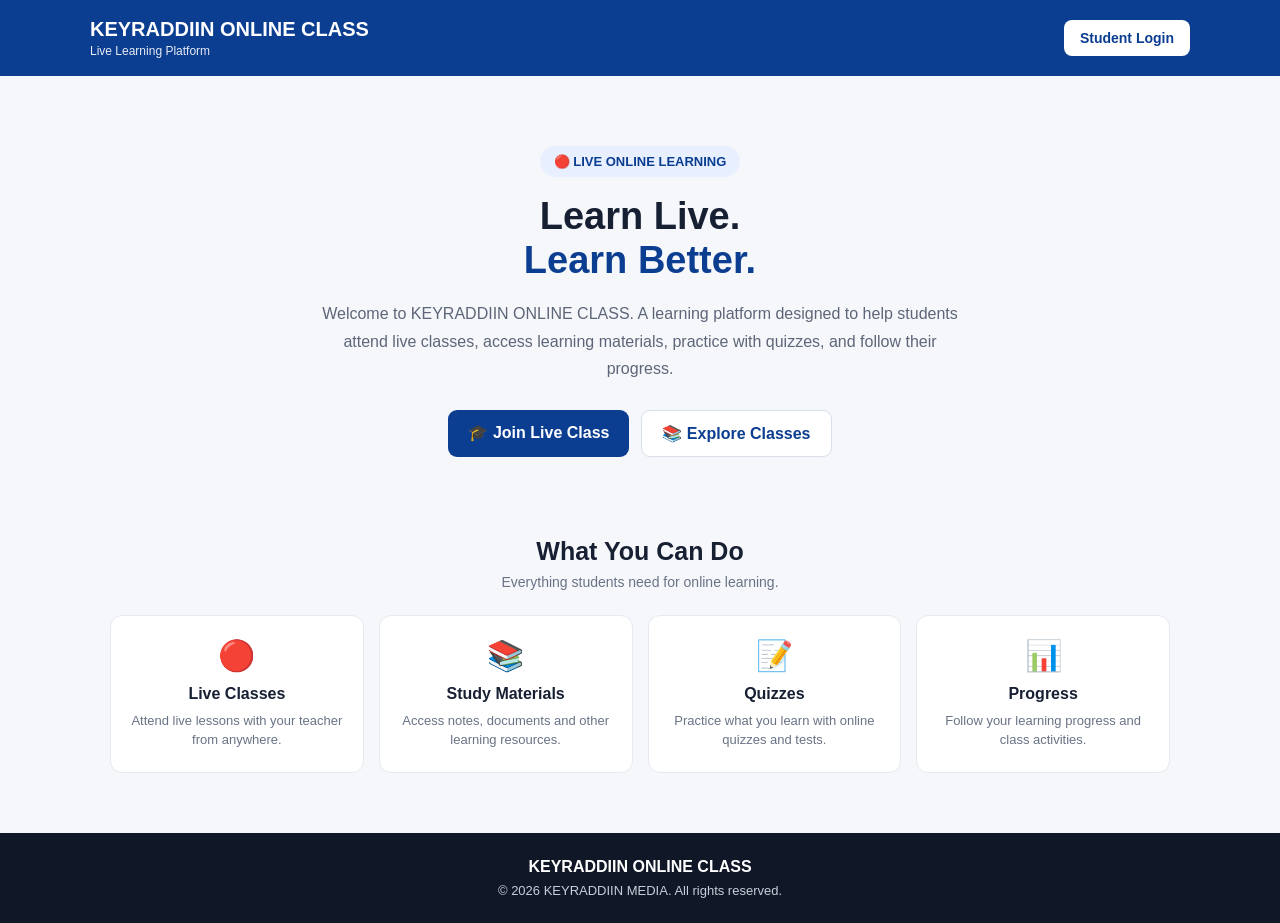
<file: index.html>
<!DOCTYPE html>
<html lang="en">
<head>
    <meta charset="UTF-8">
    <meta name="viewport" content="width=device-width, initial-scale=1.0">

    <title>KEYRADDIIN ONLINE CLASS</title>

    <meta
        name="description"
        content="KEYRADDIIN ONLINE CLASS - Live online learning platform for students."
    >

    <style>
        * {
            margin: 0;
            padding: 0;
            box-sizing: border-box;
        }

        body {
            font-family: Arial, sans-serif;
            background: #f5f7fb;
            color: #172033;
        }

        header {
            background: #0b3d91;
            color: white;
            padding: 18px 20px;
        }

        .navbar {
            max-width: 1100px;
            margin: auto;
            display: flex;
            align-items: center;
            justify-content: space-between;
            gap: 15px;
        }

        .logo {
            font-size: 20px;
            font-weight: 800;
        }

        .logo span {
            display: block;
            font-size: 12px;
            font-weight: 400;
            margin-top: 3px;
            opacity: 0.9;
        }

        .login-btn {
            background: white;
            color: #0b3d91;
            text-decoration: none;
            padding: 10px 16px;
            border-radius: 8px;
            font-weight: 700;
            font-size: 14px;
        }

        .hero {
            max-width: 1100px;
            margin: auto;
            padding: 70px 20px;
            display: grid;
            grid-template-columns: 1fr;
            text-align: center;
        }

        .hero-badge {
            display: inline-block;
            margin: auto auto 18px;
            background: #e8f0ff;
            color: #0b3d91;
            padding: 8px 14px;
            border-radius: 30px;
            font-size: 13px;
            font-weight: 700;
        }

        .hero h1 {
            font-size: 38px;
            line-height: 1.15;
            margin-bottom: 18px;
        }

        .hero h1 span {
            color: #0b3d91;
        }

        .hero p {
            max-width: 650px;
            margin: 0 auto 28px;
            color: #5d6678;
            font-size: 16px;
            line-height: 1.7;
        }

        .hero-buttons {
            display: flex;
            justify-content: center;
            gap: 12px;
            flex-wrap: wrap;
        }

        .primary-btn,
        .secondary-btn {
            display: inline-block;
            text-decoration: none;
            padding: 13px 20px;
            border-radius: 9px;
            font-weight: 700;
        }

        .primary-btn {
            background: #0b3d91;
            color: white;
        }

        .secondary-btn {
            background: white;
            color: #0b3d91;
            border: 1px solid #d9dfeb;
        }

        .features {
            max-width: 1100px;
            margin: auto;
            padding: 10px 20px 60px;
        }

        .section-title {
            text-align: center;
            margin-bottom: 25px;
        }

        .section-title h2 {
            font-size: 25px;
            margin-bottom: 8px;
        }

        .section-title p {
            color: #697386;
            font-size: 14px;
        }

        .feature-grid {
            display: grid;
            grid-template-columns: repeat(4, 1fr);
            gap: 15px;
        }

        .feature-card {
            background: white;
            padding: 22px 18px;
            border-radius: 12px;
            border: 1px solid #e5e9f0;
            text-align: center;
        }

        .feature-icon {
            font-size: 30px;
            margin-bottom: 12px;
        }

        .feature-card h3 {
            font-size: 16px;
            margin-bottom: 8px;
        }

        .feature-card p {
            color: #697386;
            font-size: 13px;
            line-height: 1.5;
        }

        footer {
            background: #101828;
            color: white;
            text-align: center;
            padding: 25px 20px;
        }

        footer p {
            font-size: 13px;
            color: #c8ced8;
            margin-top: 7px;
        }

        @media (max-width: 800px) {
            .feature-grid {
                grid-template-columns: repeat(2, 1fr);
            }
        }

        @media (max-width: 500px) {
            .hero {
                padding: 55px 20px;
            }

            .hero h1 {
                font-size: 30px;
            }

            .feature-grid {
                grid-template-columns: 1fr;
            }

            .navbar {
                align-items: center;
            }
        }
    </style>
</head>

<body>

    <!-- HEADER -->
    <header>
        <div class="navbar">

            <div class="logo">
                KEYRADDIIN ONLINE CLASS
                <span>Live Learning Platform</span>
            </div>

            <a href="#" class="login-btn">
                Student Login
            </a>

        </div>
    </header>


    <!-- HERO -->
    <main>

        <section class="hero">

            <div class="hero-badge">
                🔴 LIVE ONLINE LEARNING
            </div>

            <h1>
                Learn Live.<br>
                <span>Learn Better.</span>
            </h1>

            <p>
                Welcome to KEYRADDIIN ONLINE CLASS.
                A learning platform designed to help students
                attend live classes, access learning materials,
                practice with quizzes, and follow their progress.
            </p>

            <div class="hero-buttons">

                <a href="#" class="primary-btn">
                    🎓 Join Live Class
                </a>

                <a href="#" class="secondary-btn">
                    📚 Explore Classes
                </a>

            </div>

        </section>


        <!-- FEATURES -->
        <section class="features">

            <div class="section-title">
                <h2>What You Can Do</h2>
                <p>
                    Everything students need for online learning.
                </p>
            </div>

            <div class="feature-grid">

                <div class="feature-card">
                    <div class="feature-icon">🔴</div>
                    <h3>Live Classes</h3>
                    <p>
                        Attend live lessons with your teacher
                        from anywhere.
                    </p>
                </div>

                <div class="feature-card">
                    <div class="feature-icon">📚</div>
                    <h3>Study Materials</h3>
                    <p>
                        Access notes, documents and other
                        learning resources.
                    </p>
                </div>

                <div class="feature-card">
                    <div class="feature-icon">📝</div>
                    <h3>Quizzes</h3>
                    <p>
                        Practice what you learn with online
                        quizzes and tests.
                    </p>
                </div>

                <div class="feature-card">
                    <div class="feature-icon">📊</div>
                    <h3>Progress</h3>
                    <p>
                        Follow your learning progress and
                        class activities.
                    </p>
                </div>

            </div>

        </section>

    </main>


    <!-- FOOTER -->
    <footer>

        <strong>KEYRADDIIN ONLINE CLASS</strong>

        <p>
            © 2026 KEYRADDIIN MEDIA. All rights reserved.
        </p>

    </footer>

</body>
</html>
</file>
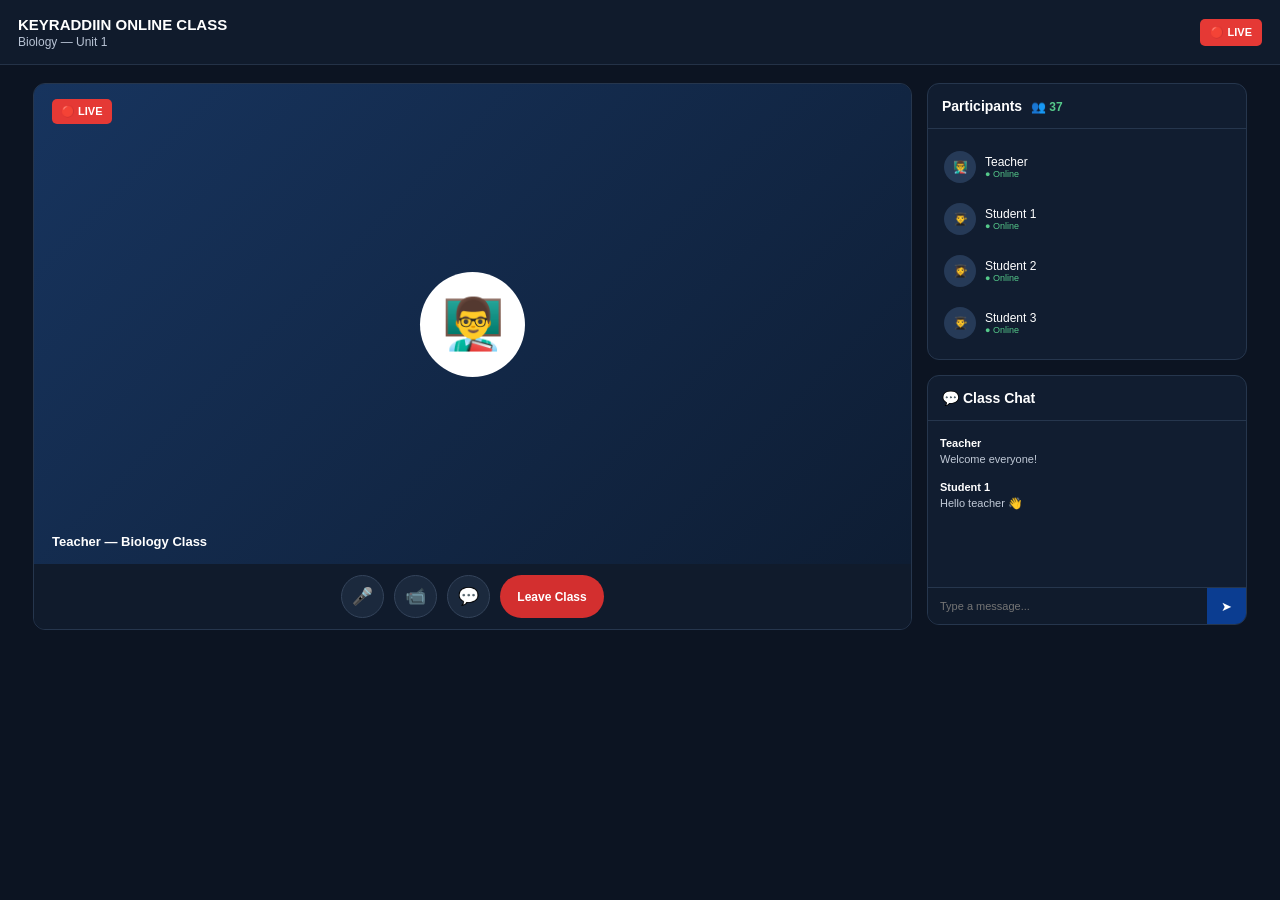
<file: pages/live-class.html>
<!DOCTYPE html>
<html lang="en">
<head>
    <meta charset="UTF-8">
    <meta name="viewport" content="width=device-width, initial-scale=1.0">

    <title>Live Class | KEYRADDIIN ONLINE CLASS</title>

    <link rel="icon" href="../assets/favicon.png">

    <style>
        * {
            margin: 0;
            padding: 0;
            box-sizing: border-box;
        }

        body {
            font-family: Arial, Helvetica, sans-serif;
            background: #0c1422;
            color: white;
        }

        .header {
            height: 65px;
            background: #101b2c;
            border-bottom: 1px solid #243247;

            display: flex;
            align-items: center;
            justify-content: space-between;

            padding: 0 18px;
        }

        .brand {
            font-weight: 800;
            font-size: 15px;
        }

        .class-title {
            color: #b8c3d4;
            font-size: 12px;
            margin-top: 2px;
        }

        .live-status {
            background: #e53935;
            padding: 7px 10px;
            border-radius: 5px;
            font-size: 11px;
            font-weight: 800;
        }

        .container {
            max-width: 1250px;
            margin: auto;
            padding: 18px;
        }

        .main-grid {
            display: grid;
            grid-template-columns: 1fr 320px;
            gap: 15px;
        }

        .video-area {
            background: #111d30;
            border: 1px solid #26364d;
            border-radius: 12px;
            overflow: hidden;
        }

        .teacher-video {
            height: 480px;
            background:
                linear-gradient(
                    135deg,
                    #17345e,
                    #0e1d33
                );

            display: flex;
            align-items: center;
            justify-content: center;

            position: relative;
        }

        .teacher-avatar {
            width: 105px;
            height: 105px;
            background: white;
            color: #172033;
            border-radius: 50%;

            display: flex;
            align-items: center;
            justify-content: center;

            font-size: 50px;
        }

        .teacher-name {
            position: absolute;
            left: 18px;
            bottom: 15px;
            font-size: 13px;
            font-weight: 700;
        }

        .video-live {
            position: absolute;
            left: 18px;
            top: 15px;

            background: #e53935;
            padding: 6px 9px;
            border-radius: 5px;

            font-size: 11px;
            font-weight: 800;
        }

        .controls {
            height: 65px;
            background: #101b2c;

            display: flex;
            align-items: center;
            justify-content: center;
            gap: 10px;
        }

        .control {
            width: 43px;
            height: 43px;

            border: 1px solid #34445b;
            border-radius: 50%;

            background: #1b293d;
            color: white;

            cursor: pointer;
            font-size: 17px;
        }

        .leave {
            background: #d32f2f;
            border: none;
            width: auto;
            padding: 0 17px;
            border-radius: 22px;
            font-size: 12px;
            font-weight: 700;
        }

        .side-panel {
            display: flex;
            flex-direction: column;
            gap: 15px;
        }

        .panel {
            background: #111d30;
            border: 1px solid #26364d;
            border-radius: 12px;
            overflow: hidden;
        }

        .panel-header {
            padding: 14px;
            border-bottom: 1px solid #26364d;
            font-size: 14px;
            font-weight: 800;
        }

        .participant-count {
            color: #55c98a;
            font-size: 12px;
            margin-left: 5px;
        }

        .participants {
            padding: 12px;
            max-height: 230px;
            overflow-y: auto;
        }

        .participant {
            padding: 10px 4px;
            display: flex;
            align-items: center;
            gap: 9px;
            font-size: 12px;
        }

        .avatar {
            width: 32px;
            height: 32px;
            border-radius: 50%;
            background: #263a57;

            display: flex;
            align-items: center;
            justify-content: center;
        }

        .online {
            color: #55c98a;
            font-size: 9px;
        }

        .chat {
            height: 250px;
            display: flex;
            flex-direction: column;
        }

        .messages {
            flex: 1;
            padding: 12px;
            overflow-y: auto;
        }

        .message {
            margin-bottom: 12px;
        }

        .message strong {
            font-size: 11px;
        }

        .message p {
            color: #c1cad7;
            font-size: 11px;
            margin-top: 2px;
        }

        .chat-form {
            display: flex;
            border-top: 1px solid #26364d;
        }

        .chat-form input {
            flex: 1;
            background: #101b2c;
            border: none;
            outline: none;
            color: white;
            padding: 12px;
            font-size: 11px;
        }

        .chat-form button {
            background: #0b3d91;
            color: white;
            border: none;
            padding: 0 14px;
            cursor: pointer;
        }

        @media (max-width: 850px) {
            .main-grid {
                grid-template-columns: 1fr;
            }

            .teacher-video {
                height: 380px;
            }
        }

        @media (max-width: 500px) {
            .header {
                padding: 0 12px;
            }

            .teacher-video {
                height: 300px;
            }

            .container {
                padding: 10px;
            }

            .leave {
                padding: 0 12px;
            }
        }
    </style>
</head>

<body>

<header class="header">

    <div>
        <div class="brand">
            KEYRADDIIN ONLINE CLASS
        </div>

        <div class="class-title">
            Biology — Unit 1
        </div>
    </div>

    <div class="live-status">
        🔴 LIVE
    </div>

</header>


<main class="container">

    <div class="main-grid">


        <!-- VIDEO -->

        <section class="video-area">

            <div class="teacher-video">

                <div class="video-live">
                    🔴 LIVE
                </div>

                <div class="teacher-avatar">
                    👨‍🏫
                </div>

                <div class="teacher-name">
                    Teacher — Biology Class
                </div>

            </div>


            <div class="controls">

                <button class="control">
                    🎤
                </button>

                <button class="control">
                    📹
                </button>

                <button class="control">
                    💬
                </button>

                <button
                    class="control leave"
                    onclick="leaveClass()"
                >
                    Leave Class
                </button>

            </div>

        </section>


        <!-- SIDE PANEL -->

        <aside class="side-panel">


            <!-- PARTICIPANTS -->

            <section class="panel">

                <div class="panel-header">

                    Participants

                    <span class="participant-count">
                        👥 37
                    </span>

                </div>


                <div class="participants">

                    <div class="participant">
                        <div class="avatar">👨‍🏫</div>
                        <div>
                            Teacher
                            <div class="online">● Online</div>
                        </div>
                    </div>

                    <div class="participant">
                        <div class="avatar">👨‍🎓</div>
                        <div>
                            Student 1
                            <div class="online">● Online</div>
                        </div>
                    </div>

                    <div class="participant">
                        <div class="avatar">👩‍🎓</div>
                        <div>
                            Student 2
                            <div class="online">● Online</div>
                        </div>
                    </div>

                    <div class="participant">
                        <div class="avatar">👨‍🎓</div>
                        <div>
                            Student 3
                            <div class="online">● Online</div>
                        </div>
                    </div>

                </div>

            </section>


            <!-- CHAT -->

            <section class="panel chat">

                <div class="panel-header">
                    💬 Class Chat
                </div>


                <div class="messages" id="messages">

                    <div class="message">
                        <strong>Teacher</strong>
                        <p>
                            Welcome everyone!
                        </p>
                    </div>

                    <div class="message">
                        <strong>Student 1</strong>
                        <p>
                            Hello teacher 👋
                        </p>
                    </div>

                </div>


                <form
                    class="chat-form"
                    id="chatForm"
                >

                    <input
                        type="text"
                        id="messageInput"
                        placeholder="Type a message..."
                        autocomplete="off"
                    >

                    <button type="submit">
                        ➤
                    </button>

                </form>

            </section>

        </aside>

    </div>

</main>


<script>

    document
        .getElementById("chatForm")
        .addEventListener("submit", function(event) {

            event.preventDefault();

            const input =
                document.getElementById("messageInput");

            const message =
                input.value.trim();

            if (!message) {
                return;
            }

            const box =
                document.getElementById("messages");

            const item =
                document.createElement("div");

            item.className = "message";

            item.innerHTML =
                "<strong>You</strong>" +
                "<p>" + message + "</p>";

            box.appendChild(item);

            input.value = "";

            box.scrollTop = box.scrollHeight;

        });


    function leaveClass() {

        const confirmLeave =
            confirm("Do you want to leave this class?");

        if (confirmLeave) {
            window.location.href =
                "classes.html";
        }

    }

</script>

</body>
</html>
</file>
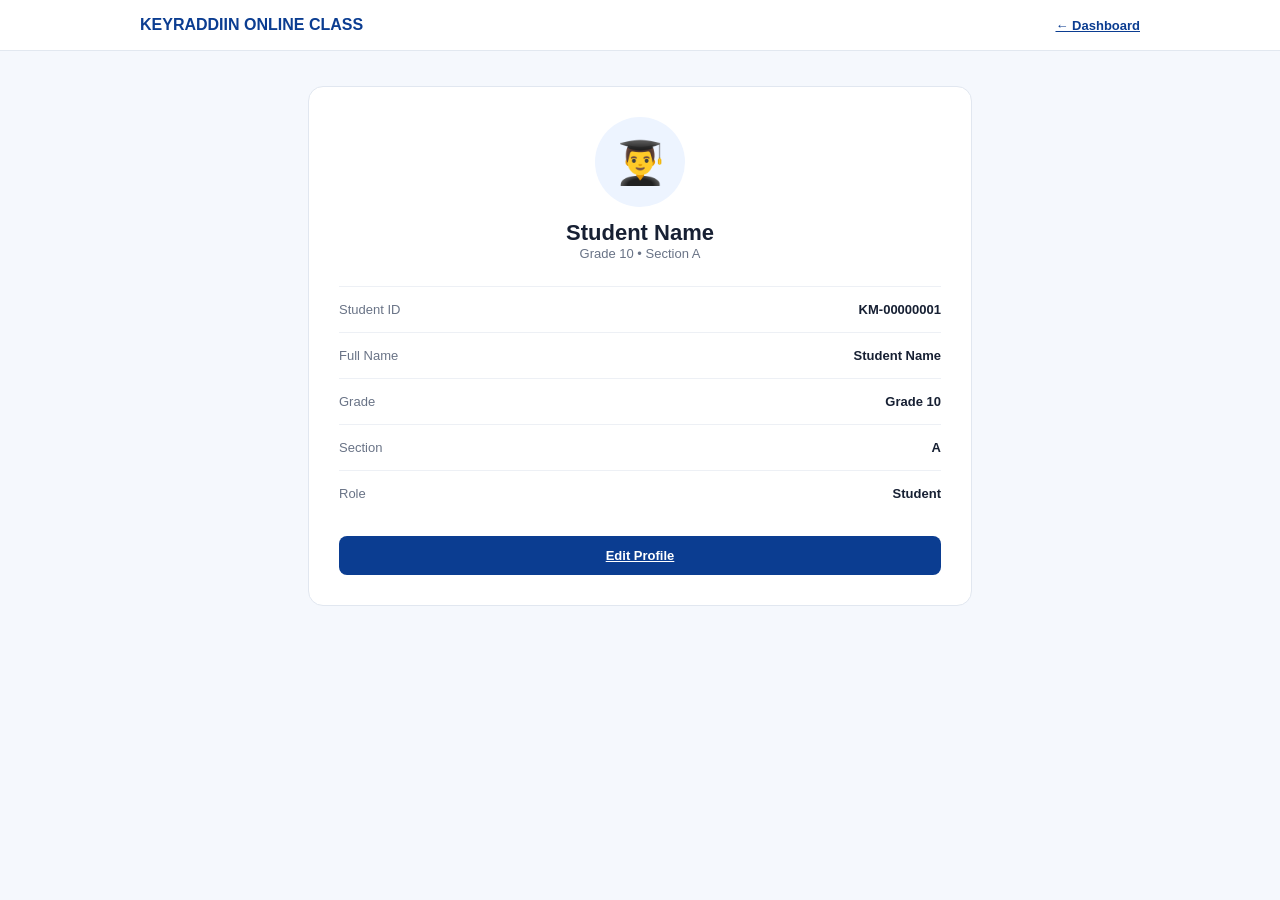
<file: pages/profile.html>
<!DOCTYPE html>
<html lang="en">
<head>
    <meta charset="UTF-8">
    <meta name="viewport" content="width=device-width, initial-scale=1.0">

    <title>My Profile | KEYRADDIIN ONLINE CLASS</title>

    <link rel="icon" href="../assets/favicon.png">

    <style>
        * {
            margin: 0;
            padding: 0;
            box-sizing: border-box;
        }

        body {
            font-family: Arial, Helvetica, sans-serif;
            background: #f5f8fd;
            color: #172033;
        }

        .header {
            background: white;
            border-bottom: 1px solid #e2e8f0;
            padding: 16px 18px;
        }

        .header-inner {
            max-width: 1000px;
            margin: auto;
            display: flex;
            justify-content: space-between;
            align-items: center;
        }

        .brand {
            color: #0b3d91;
            font-weight: 800;
        }

        .back {
            color: #0b3d91;
            font-size: 13px;
            font-weight: 700;
        }

        .container {
            max-width: 700px;
            margin: auto;
            padding: 35px 18px;
        }

        .profile-card {
            background: white;
            border: 1px solid #e1e7f0;
            border-radius: 15px;
            padding: 30px;
        }

        .profile-top {
            text-align: center;
            margin-bottom: 25px;
        }

        .avatar {
            width: 90px;
            height: 90px;
            border-radius: 50%;
            margin: auto;
            background: #edf4ff;
            display: flex;
            align-items: center;
            justify-content: center;
            font-size: 42px;
        }

        .profile-top h1 {
            font-size: 22px;
            margin-top: 13px;
        }

        .profile-top p {
            color: #697386;
            font-size: 13px;
        }

        .info {
            border-top: 1px solid #edf0f5;
            padding: 15px 0;
            display: flex;
            justify-content: space-between;
            gap: 15px;
            font-size: 13px;
        }

        .label {
            color: #697386;
        }

        .value {
            font-weight: 700;
            text-align: right;
        }

        .edit {
            display: block;
            text-align: center;
            margin-top: 20px;
            background: #0b3d91;
            color: white;
            padding: 12px;
            border-radius: 8px;
            font-size: 13px;
            font-weight: 700;
        }

        @media (max-width: 500px) {
            .profile-card {
                padding: 22px 17px;
            }
        }
    </style>
</head>

<body>

<header class="header">

    <div class="header-inner">

        <div class="brand">
            KEYRADDIIN ONLINE CLASS
        </div>

        <a
            href="student-dashboard.html"
            class="back"
        >
            ← Dashboard
        </a>

    </div>

</header>


<main class="container">

    <section class="profile-card">


        <div class="profile-top">

            <div class="avatar">
                👨‍🎓
            </div>

            <h1>
                Student Name
            </h1>

            <p>
                Grade 10 • Section A
            </p>

        </div>


        <div class="info">

            <span class="label">
                Student ID
            </span>

            <span class="value">
                KM-00000001
            </span>

        </div>


        <div class="info">

            <span class="label">
                Full Name
            </span>

            <span class="value">
                Student Name
            </span>

        </div>


        <div class="info">

            <span class="label">
                Grade
            </span>

            <span class="value">
                Grade 10
            </span>

        </div>


        <div class="info">

            <span class="label">
                Section
            </span>

            <span class="value">
                A
            </span>

        </div>


        <div class="info">

            <span class="label">
                Role
            </span>

            <span class="value">
                Student
            </span>

        </div>


        <a
            href="#"
            class="edit"
        >
            Edit Profile
        </a>

    </section>

</main>

</body>
</html>
</file>
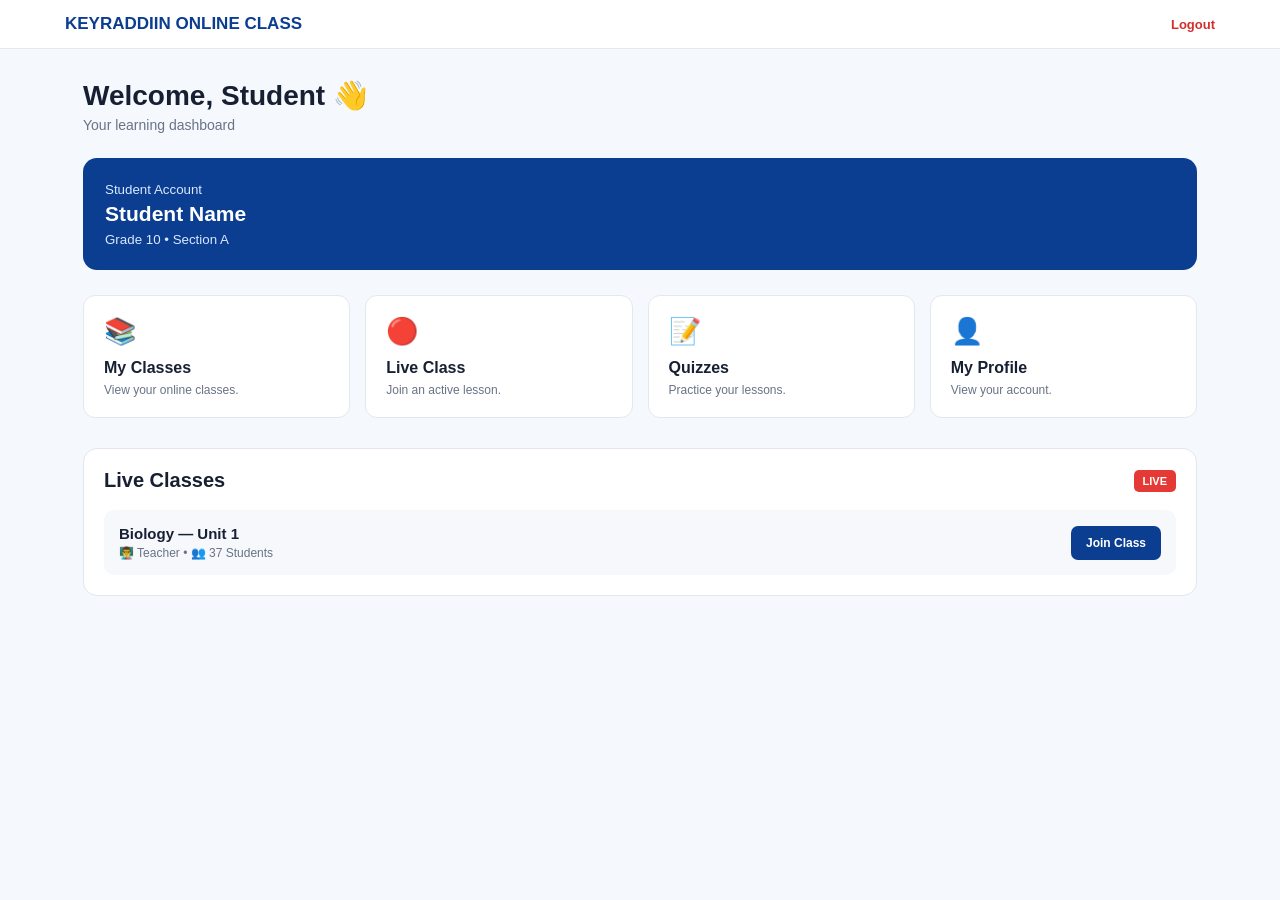
<file: pages/student-dashboard.html>
<!DOCTYPE html>
<html lang="en">
<head>
    <meta charset="UTF-8">
    <meta name="viewport" content="width=device-width, initial-scale=1.0">

    <title>Student Dashboard | KEYRADDIIN ONLINE CLASS</title>

    <link rel="icon" href="../assets/favicon.png">

    <style>
        * {
            margin: 0;
            padding: 0;
            box-sizing: border-box;
        }

        body {
            font-family: Arial, Helvetica, sans-serif;
            background: #f5f8fd;
            color: #172033;
        }

        a {
            text-decoration: none;
            color: inherit;
        }

        .header {
            background: #ffffff;
            border-bottom: 1px solid #e4e9f1;
            padding: 14px 18px;
        }

        .header-inner {
            max-width: 1150px;
            margin: auto;
            display: flex;
            justify-content: space-between;
            align-items: center;
        }

        .brand {
            color: #0b3d91;
            font-size: 17px;
            font-weight: 800;
        }

        .logout {
            color: #d32f2f;
            font-size: 13px;
            font-weight: 700;
        }

        .container {
            max-width: 1150px;
            margin: auto;
            padding: 30px 18px;
        }

        .welcome {
            margin-bottom: 25px;
        }

        .welcome h1 {
            font-size: 28px;
            margin-bottom: 5px;
        }

        .welcome p {
            color: #697386;
            font-size: 14px;
        }

        .student-info {
            background: #0b3d91;
            color: white;
            padding: 22px;
            border-radius: 14px;
            margin-bottom: 25px;
        }

        .student-info small {
            color: #dbe8ff;
        }

        .student-info h2 {
            margin: 4px 0;
            font-size: 21px;
        }

        .grid {
            display: grid;
            grid-template-columns: repeat(4, 1fr);
            gap: 15px;
            margin-bottom: 30px;
        }

        .card {
            background: white;
            border: 1px solid #e2e8f0;
            border-radius: 12px;
            padding: 20px;
        }

        .card-icon {
            font-size: 26px;
            margin-bottom: 12px;
        }

        .card h3 {
            font-size: 16px;
            margin-bottom: 6px;
        }

        .card p {
            color: #697386;
            font-size: 12px;
        }

        .live-card {
            background: #ffffff;
            border: 1px solid #e1e7f0;
            border-radius: 14px;
            padding: 20px;
        }

        .live-header {
            display: flex;
            justify-content: space-between;
            align-items: center;
            gap: 10px;
            margin-bottom: 18px;
        }

        .live-header h2 {
            font-size: 20px;
        }

        .live-badge {
            background: #e53935;
            color: white;
            padding: 5px 9px;
            border-radius: 5px;
            font-size: 11px;
            font-weight: 800;
        }

        .class-row {
            display: flex;
            align-items: center;
            justify-content: space-between;
            gap: 15px;
            background: #f6f8fc;
            padding: 15px;
            border-radius: 10px;
        }

        .class-name {
            font-weight: 800;
            font-size: 15px;
        }

        .class-meta {
            color: #697386;
            font-size: 12px;
            margin-top: 4px;
        }

        .join {
            background: #0b3d91;
            color: white;
            padding: 10px 15px;
            border-radius: 7px;
            font-size: 12px;
            font-weight: 700;
        }

        @media (max-width: 800px) {
            .grid {
                grid-template-columns: repeat(2, 1fr);
            }
        }

        @media (max-width: 500px) {
            .grid {
                grid-template-columns: 1fr;
            }

            .class-row {
                align-items: flex-start;
                flex-direction: column;
            }

            .join {
                width: 100%;
                text-align: center;
            }
        }
    </style>
</head>

<body>

<header class="header">
    <div class="header-inner">

        <div class="brand">
            KEYRADDIIN ONLINE CLASS
        </div>

        <a href="login.html" class="logout">
            Logout
        </a>

    </div>
</header>


<main class="container">

    <section class="welcome">

        <h1>
            Welcome, Student 👋
        </h1>

        <p>
            Your learning dashboard
        </p>

    </section>


    <section class="student-info">

        <small>
            Student Account
        </small>

        <h2>
            Student Name
        </h2>

        <small>
            Grade 10 • Section A
        </small>

    </section>


    <section class="grid">

        <a href="classes.html" class="card">
            <div class="card-icon">📚</div>
            <h3>My Classes</h3>
            <p>View your online classes.</p>
        </a>

        <a href="live-class.html" class="card">
            <div class="card-icon">🔴</div>
            <h3>Live Class</h3>
            <p>Join an active lesson.</p>
        </a>

        <div class="card">
            <div class="card-icon">📝</div>
            <h3>Quizzes</h3>
            <p>Practice your lessons.</p>
        </div>

        <a href="profile.html" class="card">
            <div class="card-icon">👤</div>
            <h3>My Profile</h3>
            <p>View your account.</p>
        </a>

    </section>


    <section class="live-card">

        <div class="live-header">

            <h2>
                Live Classes
            </h2>

            <span class="live-badge">
                LIVE
            </span>

        </div>


        <div class="class-row">

            <div>

                <div class="class-name">
                    Biology — Unit 1
                </div>

                <div class="class-meta">
                    👨‍🏫 Teacher • 👥 37 Students
                </div>

            </div>

            <a
                href="live-class.html"
                class="join"
            >
                Join Class
            </a>

        </div>

    </section>

</main>

</body>
</html>
</file>
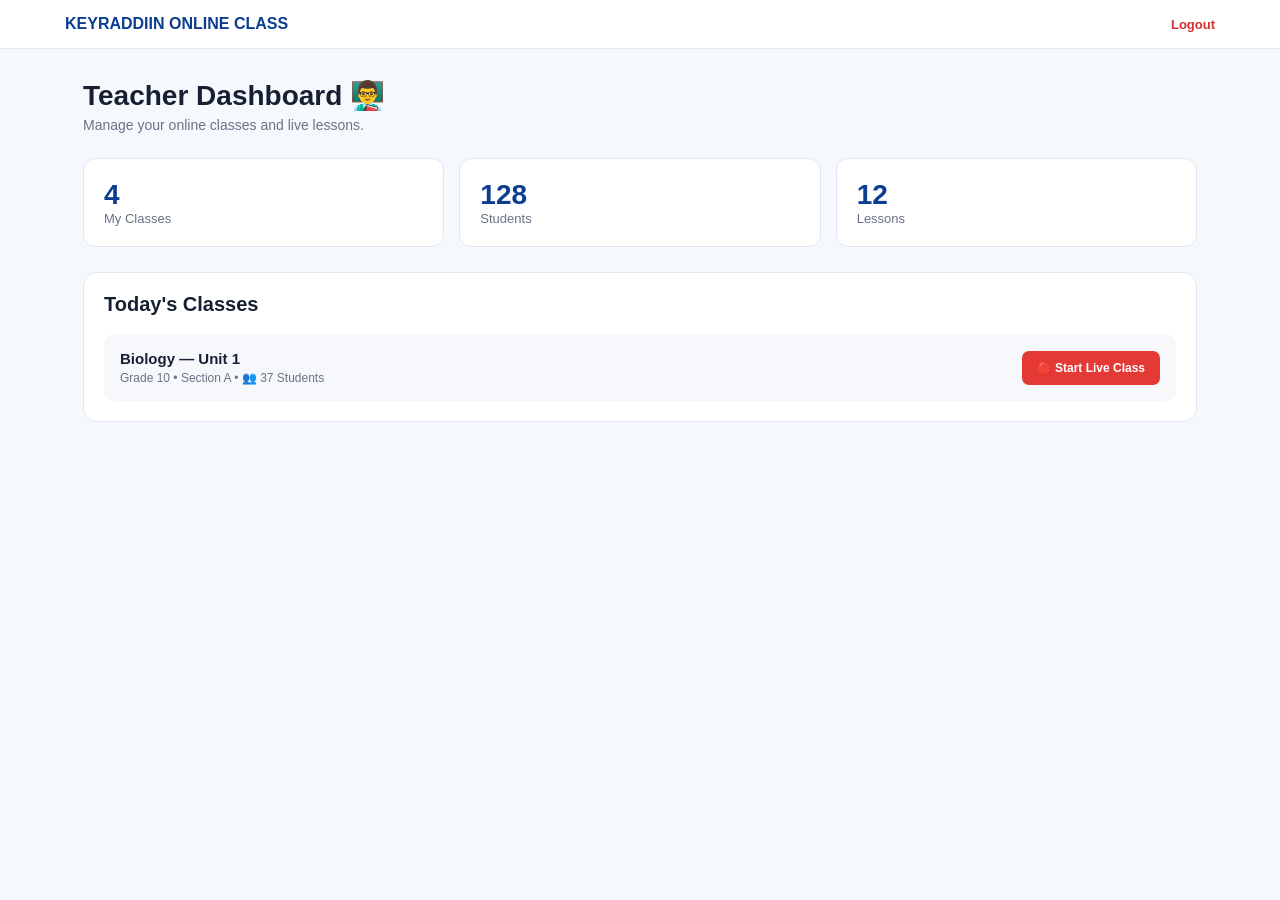
<file: pages/teacher-dashboard.html>
<!DOCTYPE html>
<html lang="en">
<head>
    <meta charset="UTF-8">
    <meta name="viewport" content="width=device-width, initial-scale=1.0">

    <title>Teacher Dashboard | KEYRADDIIN ONLINE CLASS</title>

    <link rel="icon" href="../assets/favicon.png">

    <style>
        * {
            margin: 0;
            padding: 0;
            box-sizing: border-box;
        }

        body {
            font-family: Arial, Helvetica, sans-serif;
            background: #f5f8fd;
            color: #172033;
        }

        a {
            text-decoration: none;
        }

        .header {
            background: #ffffff;
            border-bottom: 1px solid #e2e8f0;
            padding: 15px 18px;
        }

        .header-inner {
            max-width: 1150px;
            margin: auto;
            display: flex;
            justify-content: space-between;
            align-items: center;
        }

        .brand {
            color: #0b3d91;
            font-weight: 800;
        }

        .logout {
            color: #d32f2f;
            font-size: 13px;
            font-weight: 700;
        }

        .container {
            max-width: 1150px;
            margin: auto;
            padding: 30px 18px;
        }

        .welcome h1 {
            font-size: 28px;
            margin-bottom: 5px;
        }

        .welcome p {
            color: #697386;
            font-size: 14px;
            margin-bottom: 25px;
        }

        .stats {
            display: grid;
            grid-template-columns: repeat(3, 1fr);
            gap: 15px;
            margin-bottom: 25px;
        }

        .stat {
            background: white;
            border: 1px solid #e1e7f0;
            border-radius: 12px;
            padding: 20px;
        }

        .stat-number {
            font-size: 28px;
            font-weight: 800;
            color: #0b3d91;
        }

        .stat-label {
            color: #697386;
            font-size: 13px;
        }

        .panel {
            background: white;
            border: 1px solid #e1e7f0;
            border-radius: 14px;
            padding: 20px;
        }

        .panel h2 {
            font-size: 20px;
            margin-bottom: 18px;
        }

        .class {
            padding: 16px;
            background: #f6f8fc;
            border-radius: 10px;
            display: flex;
            align-items: center;
            justify-content: space-between;
            gap: 15px;
        }

        .class h3 {
            font-size: 15px;
        }

        .class p {
            color: #697386;
            font-size: 12px;
            margin-top: 4px;
        }

        .start {
            background: #e53935;
            color: white;
            padding: 10px 15px;
            border-radius: 7px;
            font-size: 12px;
            font-weight: 800;
        }

        @media (max-width: 650px) {
            .stats {
                grid-template-columns: 1fr;
            }

            .class {
                flex-direction: column;
                align-items: flex-start;
            }

            .start {
                width: 100%;
                text-align: center;
            }
        }
    </style>
</head>

<body>

<header class="header">
    <div class="header-inner">

        <div class="brand">
            KEYRADDIIN ONLINE CLASS
        </div>

        <a href="login.html" class="logout">
            Logout
        </a>

    </div>
</header>


<main class="container">

    <section class="welcome">

        <h1>
            Teacher Dashboard 👨‍🏫
        </h1>

        <p>
            Manage your online classes and live lessons.
        </p>

    </section>


    <section class="stats">

        <div class="stat">
            <div class="stat-number">4</div>
            <div class="stat-label">My Classes</div>
        </div>

        <div class="stat">
            <div class="stat-number">128</div>
            <div class="stat-label">Students</div>
        </div>

        <div class="stat">
            <div class="stat-number">12</div>
            <div class="stat-label">Lessons</div>
        </div>

    </section>


    <section class="panel">

        <h2>
            Today's Classes
        </h2>

        <div class="class">

            <div>

                <h3>
                    Biology — Unit 1
                </h3>

                <p>
                    Grade 10 • Section A • 👥 37 Students
                </p>

            </div>

            <a
                href="live-class.html"
                class="start"
            >
                🔴 Start Live Class
            </a>

        </div>

    </section>

</main>

</body>
</html>
</file>
